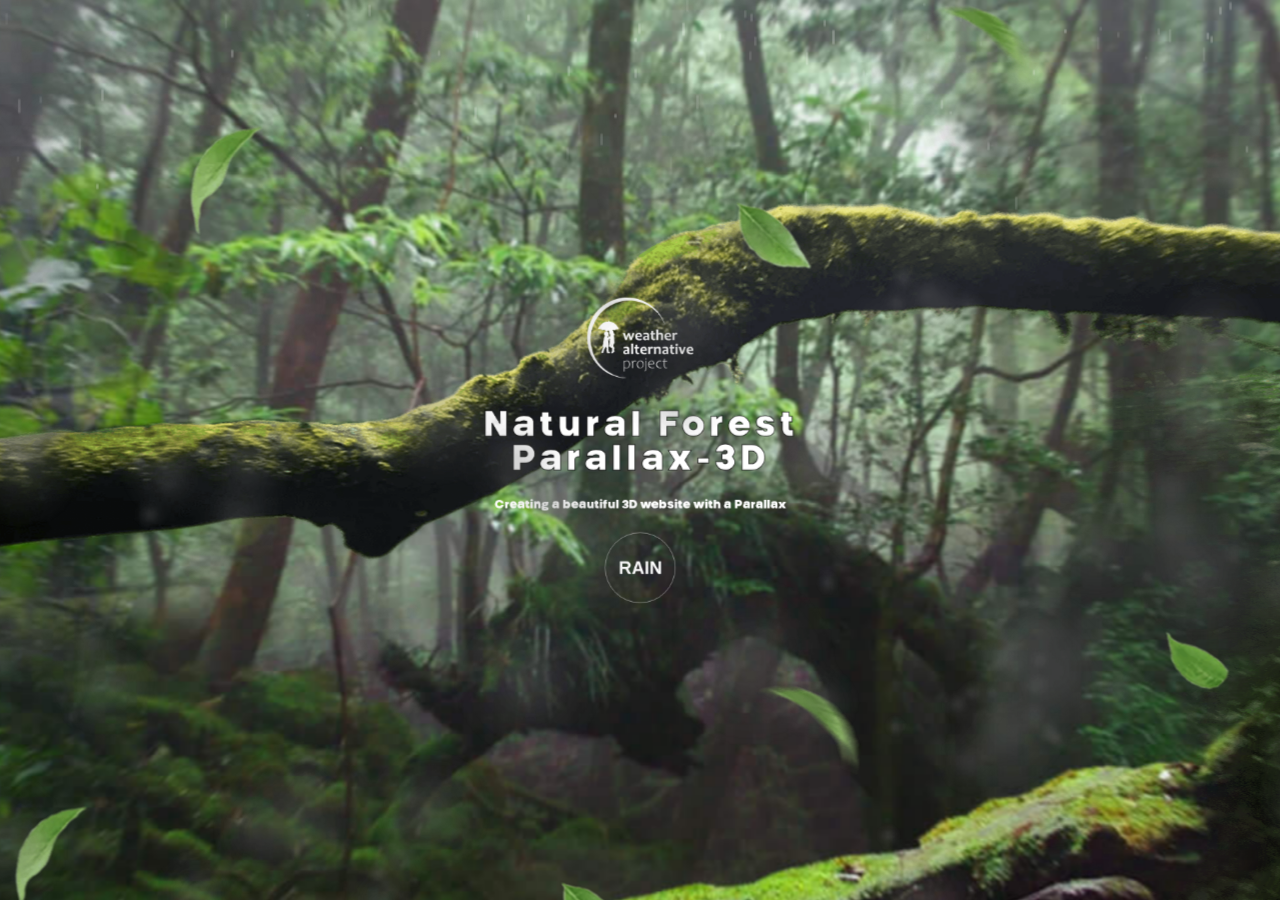
<file: index.html>
<!DOCTYPE html>
<html lang="en">
  <head>
    <!-- Устанавливаем кодировку сайта (чтобы текст был не как закорючки) -->
    <meta charset="UTF-8" />
    <!-- Режим совместивости с браузером, здесь говорится, что страница должна отображаться в Edge -->
    <meta http-equiv="X-UA-Compatible" content="IE=edge" />

    <!-- Подключаем файлик со стилями -->
    <link rel="stylesheet" href="./assets/css/index.css" />

    <!-- Определяем размер сайта исходя из размера устройства
    width=device-width указывает браузеру использовать ширину устройства в качестве ширины страницы.
    initial-scale=1.0 говорит браузеру, что исходный масштаб страницы
    должен быть установлен на 100% (то есть страница должна показываться без масштабирования).
    -->
    <meta name="viewport" content="width=device-width, initial-scale=1.0" />

    <!--подключаем скрипты и с помощью defer говорим, чтобы скрипты подгружались только после полной загрузки страницы  -->
    <script defer src="./assets/js/app.js"></script>
    <script defer src="./assets/js/rain.js"></script>
    <script defer src="./assets/js/audiorain.js"></script>
    <!-- Заголовок страницы -->
    <title>Parallax Effect</title>
  </head>
  <body>
    <!-- Секция со слоями -->
    <section class="layers">
      <!-- контейнер для слоев -->
      <div class="layers__container">
        <!-- слои имеют общий класс layers__item и свой собственный layer-номер__слоя -->
        <div
          class="layers__item layer-1"
          style="background-image: url(./assets/images/layer-1.jpg)"
        ></div>
        <!-- Также у слоев 1,2,5,6 изображения вставлены через css свойство background-image -->
        <div
          class="layers__item layer-2"
          style="background-image: url(./assets/images/layer-2.png)"
        ></div>
        <div class="layers__item layer-3">
          <div
            class="logo"
            style="background-image: url(./assets/images/logo.svg)"
          ></div>
          <!-- Слой с текстом, заголовком и логотипом -->
          <div class="hero-content">
            <!-- тег h1 для заголовка -->
            <h1>
              Natural Forest <br />
              Parallax-3D
            </h1>
            <!-- Тег p для обычного текста -->
            <p class="hero-content__p">
              Creating a beautiful 3D website with a Parallax
            </p>
            <!-- Кнопка, которая будет включать и выключать звук дождь -->
            <button class="button-start">rain</button>
          </div>
        </div>
        <div class="layers__item layer-4">
          <!-- тег canvas нужен для отрисовки графики через js -->
          <canvas class="rain"></canvas>
        </div>
        <!-- дальше идут слои с изображениями -->
        <div
          class="layers__item layer-5"
          style="background-image: url(./assets/images/layer-5.png)"
        ></div>
        <div
          class="layers__item layer-6"
          style="background-image: url(./assets/images/layer-6.png)"
        ></div>
      </div>
    </section>
    <!-- <div style="height: 100vh"></div> -->
  </body>
  <audio autoplay loop preload="auto">
    <!-- <source src="./assets/sounds/rain.mp3" type="audio/ogg; codecs=opus" /> -->
  </audio>
</html>
</file>
<file: assets/css/index.css>
/* сбрасываем отступы у всех элементов с помощью обращения через звездочку */
* {
  margin: 0;
  padding: 0;
  box-sizing: border-box;
}
/* Обращаемся к корневому элементу, то есть html. Здесь удобно объявлять переменные */
:root {
  /* переменная для плавности движения */
  --transition: 1s cubic-bezier(0.125, 0.495, 0, 1);
}
/* Подключаем шрифты локально */
@font-face {
  /* называем наш шрифт как угодно 
  Далее будем указывать это имя
  */
  font-family: kamerik-3d;
  /*указываем путь до файла с шрифтом  */
  src: url(../fonts/kamerik205-heavy.woff2);
  /* Указываем размер шрифта */
  font-weight: 900;
}
@font-face {
  font-family: meeriweather-italik-3d;
  src: url(../fonts/merriweather-regular-italic.woff2);
}

body {
  background-color: black;
  color: white;
  /* то самое имя шрифта */
  font-family: kamerik-3d;
}
.logo {
  width: 150px;
  height: 150px;
  background-repeat: no-repeat;
}

.layers {
  perspective: 1000px;
  overflow: hidden;
}

.layers__container {
  height: 100vh;
  transform-style: preserve-3d;
  transform: rotateX(var(--move-y)) rotateY(var(--move-x));

  will-change: transform;
  transition: transform var(--transition);
}
.layers__item {
  position: absolute;
  /* top: -5vw;
    left: -5vw;
    right: -5vw;
    bottom: -5vw; */
  inset: -8vw;
  background-size: cover;
  background-position: center;
  /* transform: rotateX(var(--move-y)) rotateY(var(--move-x)); */
}
.layer-3 {
  display: flex;
  flex-direction: column;
  gap: 10px;
  justify-content: center;
  align-items: center;
  z-index: 100;
  text-align: center;
}
.hero-content {
  display: flex;
  flex-direction: column;
  gap: 10px;
  align-items: center;
}
.hero-content h1 {
  letter-spacing: 5px;
  margin-bottom: 20px;
  font-size: 48px;
  color: rgb(255, 255, 255);
  -webkit-text-stroke: 1px rgba(0, 0, 0, 0.852);
}

.hero-content__p {
  font-size: 16px;
}
.button-start {
  margin-top: 20px;
  background: none;
  color: white;
  text-transform: uppercase;
  width: 100px;
  height: 100px;
  border-radius: 50%;
  font-weight: 600;
  font-size: 25px;
  transition: 0.5s;
  border: 1px solid rgba(255, 255, 255, 0.496);
}
.button-start:hover {
  transform: scale(110%);
  -webkit-text-stroke-width: 0.4px;
  -webkit-text-stroke-color: rgb(255, 255, 255);
  /* background-color: rgba(59, 118, 45, 0.255); */
  color: rgba(255, 255, 255, 0);
}
.button-start:active {
  transform: scale(95%);
  /* background-color: rgba(43, 90, 31, 0.241); */
}

/* Расположение слоев по уровню */
/* Соединяем 2 значения свойства transform - движение по оси Z в глубину и масштабирование scale */
.layer-1 {
  transform: translateZ(-100px) scale(1.88);
}
.layer-2 {
  transform: translateZ(80px) scale(0.88);
}
.layer-3 {
  transform: translateZ(180px) scale(0.58);
}
.layer-4 {
  transform: translateZ(190px) scale(0.88);
}
.layer-5 {
  transform: translateZ(300px) scale(0.88);
}
.layer-6 {
  transform: translateZ(380px) scale(0.88);
}
/* Указываем, что у 4 5 и 6 слоев не будет курсора */
.layer-4,
.layer-5,
.layer-6 {
  pointer-events: none;
}
canvas {
  width: 100%;
}
</file>
